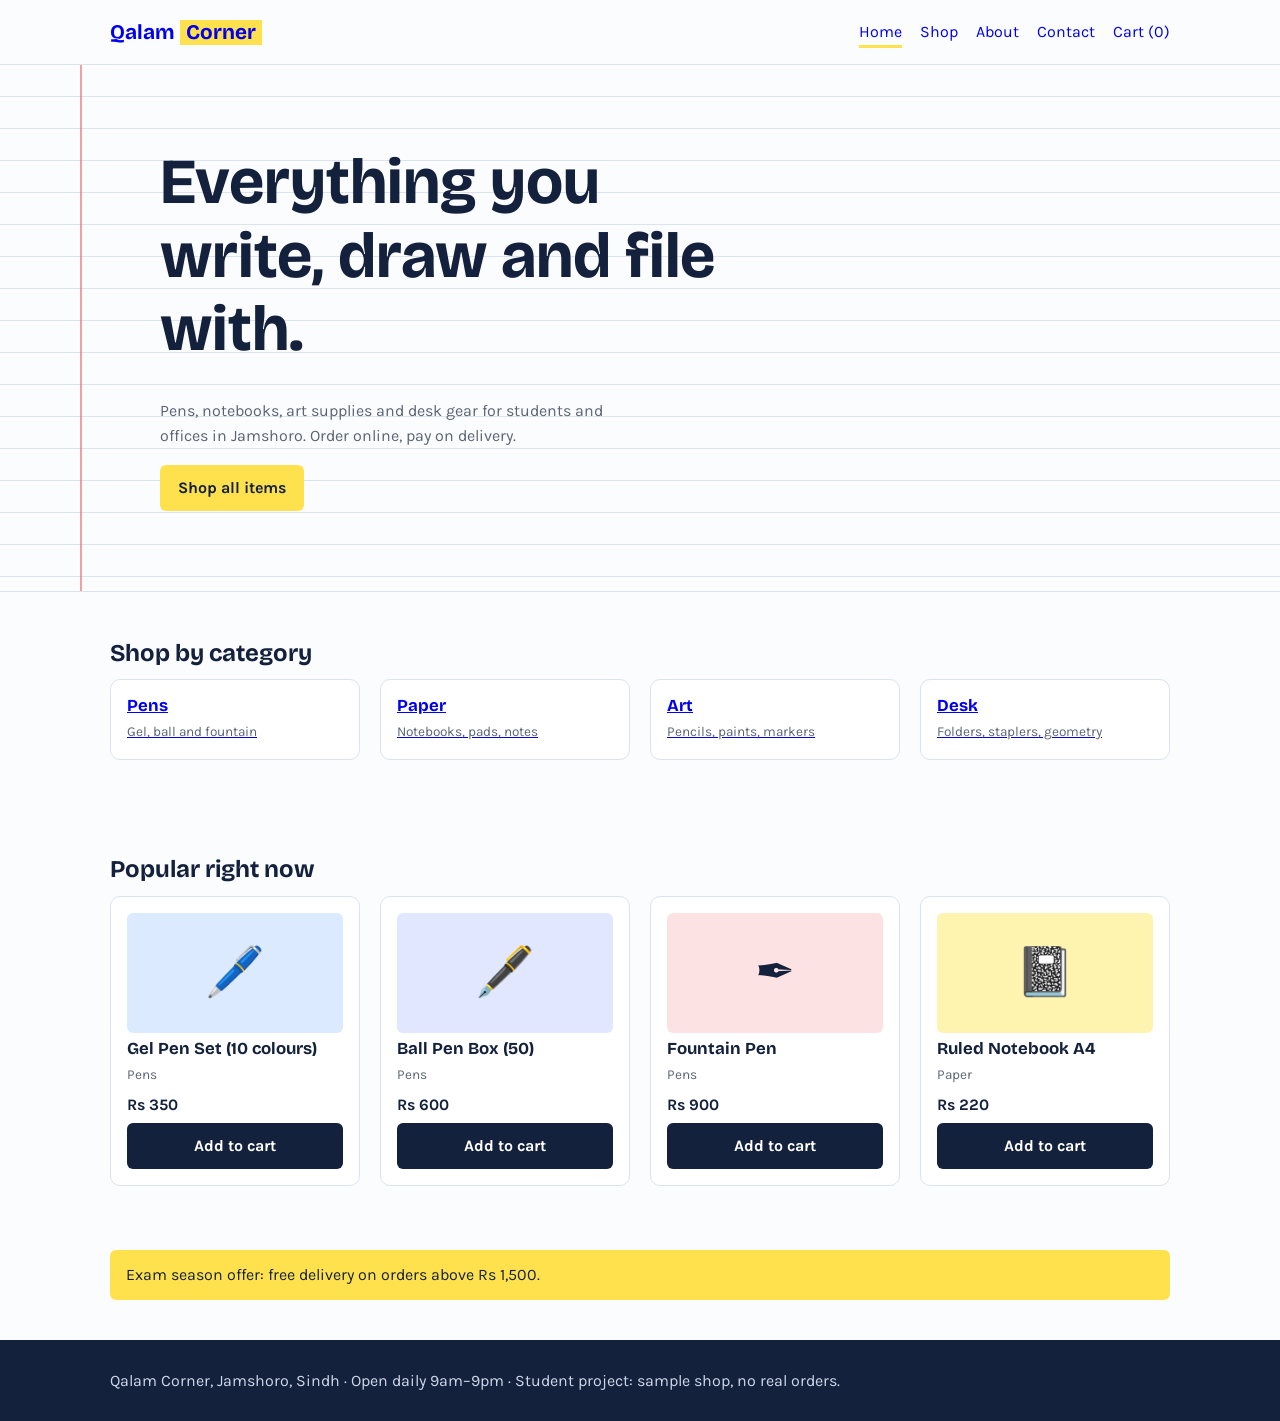
<file: index.html>
<!DOCTYPE html>
<html lang="en">
<head>
  <meta charset="UTF-8">
  <meta name="viewport" content="width=device-width, initial-scale=1">
  <link rel="stylesheet" href="style.css">
  <title>Qalam Corner | Stationery shop</title>
</head>
<body data-page="index">
  <div id="hdr"></div>
  <div class="hero">
    <div class="wrap">
      <h1>Everything you write, draw and file with.</h1>
      <p>Pens, notebooks, art supplies and desk gear for students and offices in Jamshoro. Order online, pay on delivery.</p>
      <a class="btn alt" href="products.html">Shop all items</a>
    </div>
  </div>
  <main class="wrap">
    <section>
      <h2>Shop by category</h2>
      <div class="grid">
        <a class="card" href="products.html?cat=Pens">
          <h3>Pens</h3>
          <span class="tag">Gel, ball and fountain</span>
        </a>
        <a class="card" href="products.html?cat=Paper">
          <h3>Paper</h3>
          <span class="tag">Notebooks, pads, notes</span>
        </a>
        <a class="card" href="products.html?cat=Art">
          <h3>Art</h3>
          <span class="tag">Pencils, paints, markers</span>
        </a>
<a class="card" href="products.html?cat=Desk"><h3>Desk</h3><span class="tag">Folders, staplers, geometry</span></a></div></section>
<section><h2>Popular right now</h2><div class="grid" id="featured"></div></section>
<div class="note">Exam season offer: free delivery on orders above Rs 1,500.</div></main>
<div id="ftr"></div><script src="script.js"></script></body></html>
</file>
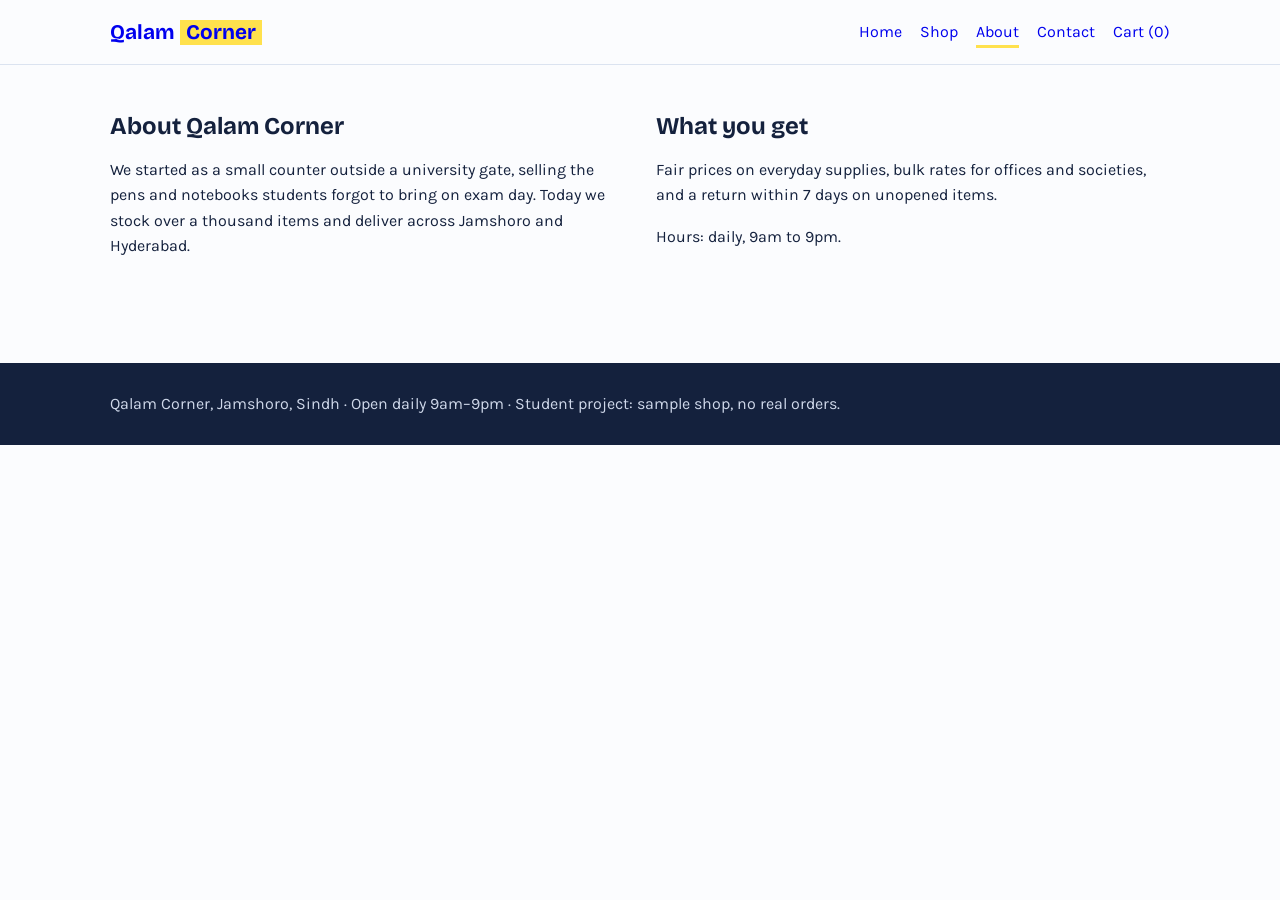
<file: about.html>
<!DOCTYPE html>
<html lang="en">
<head>
  <meta charset="UTF-8">
  <meta name="viewport" content="width=device-width, initial-scale=1">
  <link rel="stylesheet" href="style.css">
  <title>About | Qalam Corner</title>
</head>
<body data-page="about">
  <div id="hdr"></div>
  <main class="wrap">
    <section class="two">
      <div>
        <h1>About Qalam Corner</h1>
        <p>We started as a small counter outside a university gate, selling the pens and notebooks students forgot to bring on exam day. Today we stock over a thousand items and deliver across Jamshoro and Hyderabad.</p>
      </div>
      <div>
        <h2>What you get</h2>
        <p>Fair prices on everyday supplies, bulk rates for offices and societies, and a return within 7 days on unopened items.</p>
        <p>Hours: daily, 9am to 9pm.</p>
      </div>
    </section>
  </main>
  <div id="ftr"></div>
  <script src="script.js"></script>
</body>
</html>
</file>
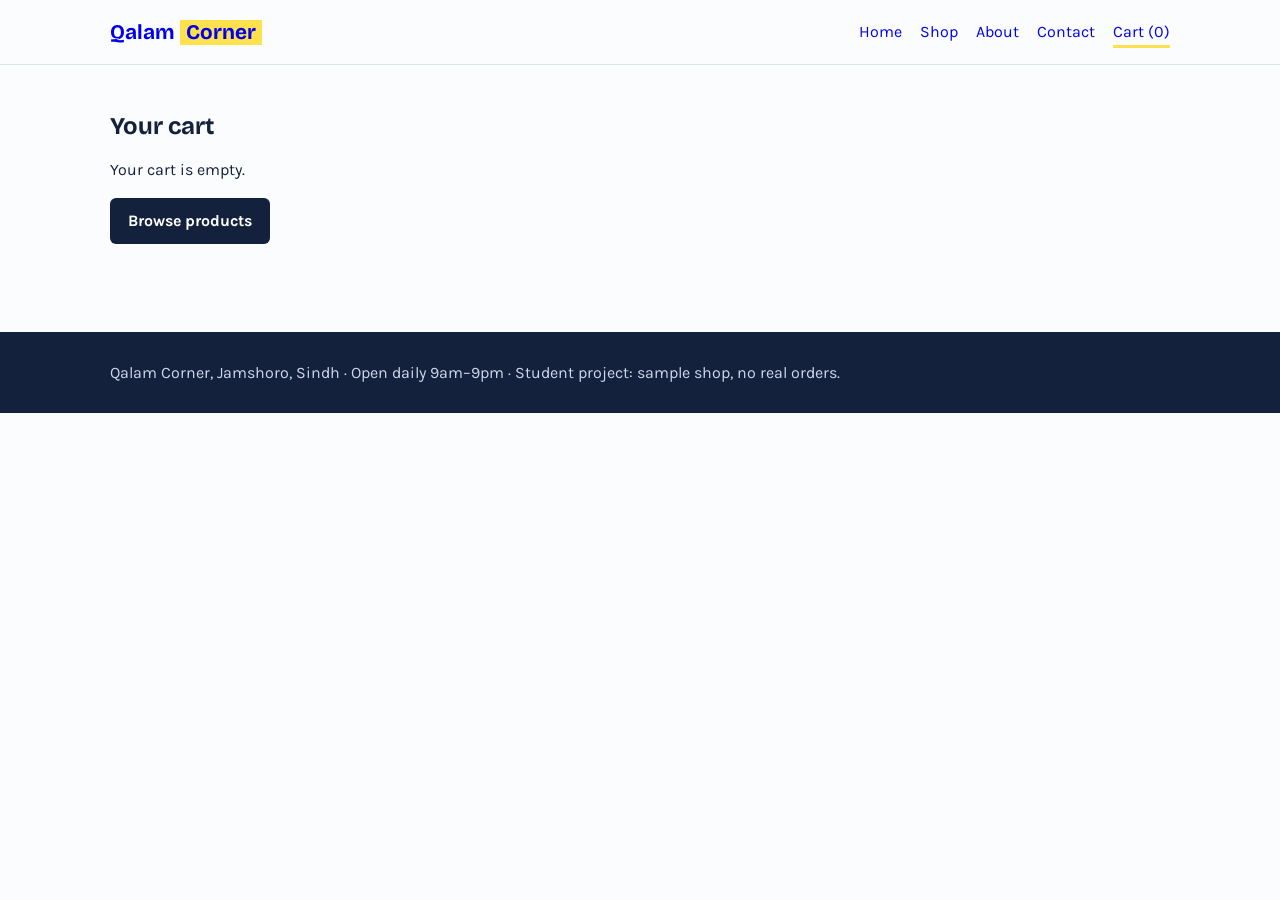
<file: cart.html>
<!DOCTYPE html><html lang="en"><head><meta charset="UTF-8"><meta name="viewport" content="width=device-width,initial-scale=1"><link rel="stylesheet" href="style.css"><title>Cart | Qalam Corner</title></head><body data-page="cart"><div id="hdr"></div>
<main class="wrap"><section><h1>Your cart</h1><div id="cartwrap">
<table><thead><tr><th>Item</th><th>Qty</th><th>Price</th></tr></thead><tbody id="cartbody"></tbody></table>
<p><b>Total: <span id="total"></span></b></p>
<h2>Delivery details</h2><form onsubmit="order(event)" novalidate style="max-width:460px">
<label for="n">Full name</label><input id="n" name="name" required data-msg="Enter your full name"><div class="err"></div>
<label for="p">Phone</label><input id="p" name="phone" required data-msg="Enter a valid phone number (10 to 15 digits)"><div class="err"></div>
<label for="a">Address</label><textarea id="a" name="address" rows="3" required data-msg="Enter your delivery address"></textarea><div class="err"></div>
<button class="btn" type="submit">Place order</button></form></div></section></main>
<div id="ftr"></div><script src="script.js"></script></body></html>
</file>
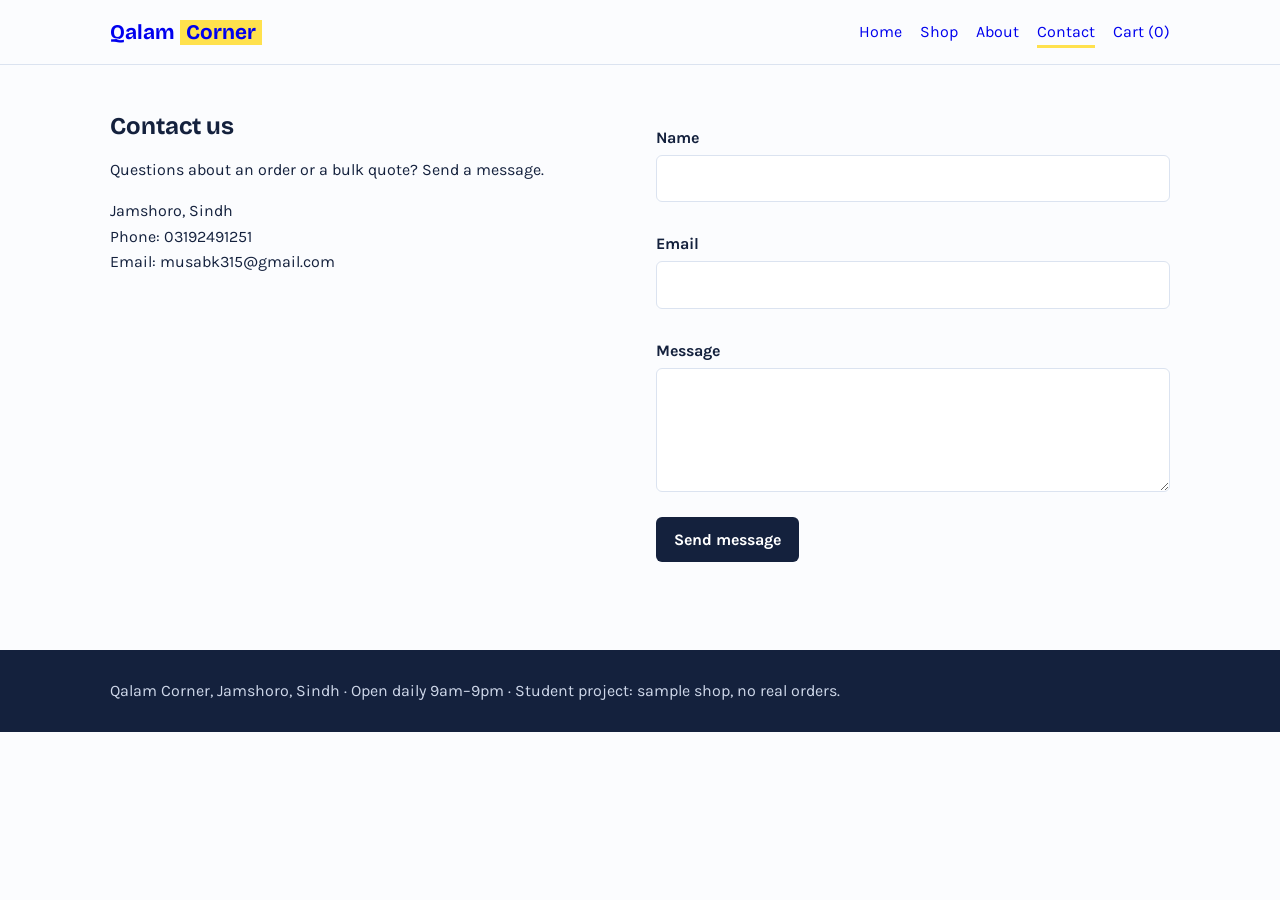
<file: contact.html>
<!DOCTYPE html>
<html lang="en">
<head>
  <meta charset="UTF-8">
  <meta name="viewport" content="width=device-width, initial-scale=1">
  <link rel="stylesheet" href="style.css">
  <title>Contact | Qalam Corner</title>
</head>
<body data-page="contact">
  <div id="hdr"></div>
  <main class="wrap">
    <section class="two">
      <div>
        <h1>Contact us</h1>
        <p>Questions about an order or a bulk quote? Send a message.</p>
        <p>Jamshoro, Sindh<br>Phone: 03192491251<br>Email: musabk315@gmail.com</p>
      </div>
      <div>
        <div id="msg"></div>
        <form onsubmit="send(event)" novalidate>
          <label for="n">Name</label>
          <input id="n" name="name" required data-msg="Enter your name">
          <div class="err"></div>
          <label for="e">Email</label>
          <input id="e" name="email" type="email" required data-msg="Enter a valid email address">
          <div class="err"></div>
          <label for="m">Message</label>
          <textarea id="m" name="message" rows="4" required data-msg="Write a short message"></textarea>
          <div class="err"></div>
<button class="btn" type="submit">Send message</button></form></div></section></main>
<div id="ftr"></div><script src="script.js"></script></body></html>
</file>
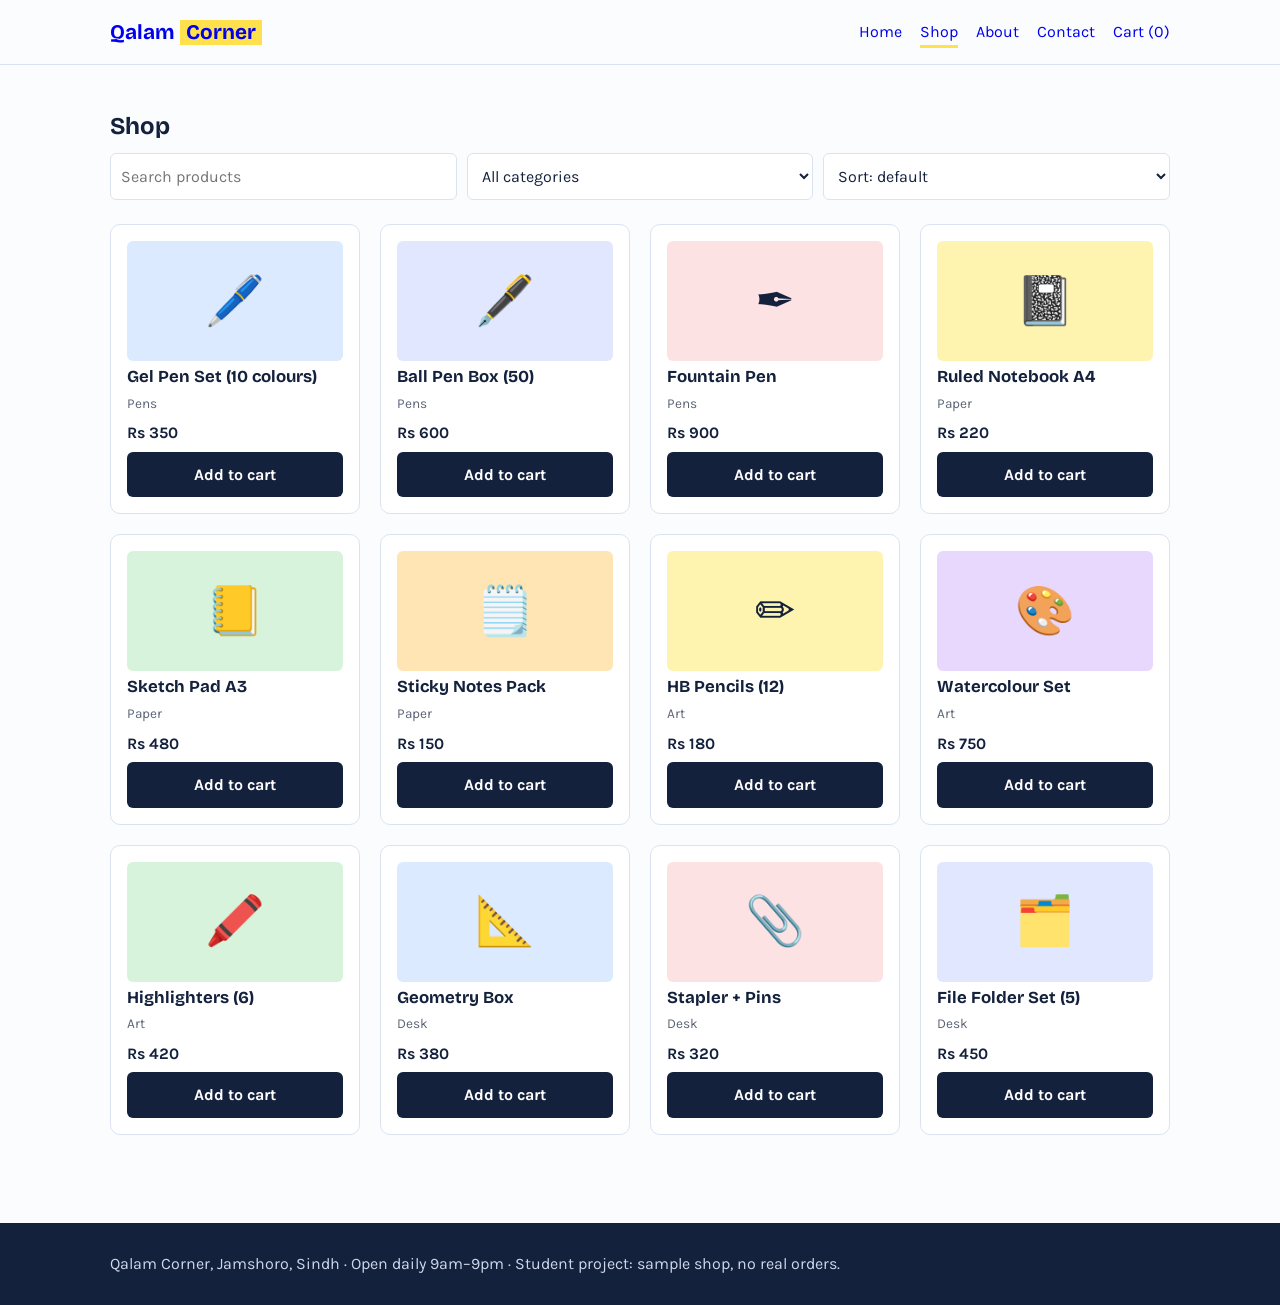
<file: products.html>
<!DOCTYPE html>
<html lang="en">
<head>
  <meta charset="UTF-8">
  <meta name="viewport" content="width=device-width, initial-scale=1">
  <link rel="stylesheet" href="style.css">
  <title>Shop | Qalam Corner</title>
</head>
<body data-page="products">
  <div id="hdr"></div>
  <main class="wrap">
    <section>
      <h1>Shop</h1>
      <div class="tools">
        <input id="q" type="search" placeholder="Search products" aria-label="Search products">
        <select id="cat" aria-label="Category">
          <option value="">All categories</option>
        </select>
        <select id="sort" aria-label="Sort">
          <option value="">Sort: default</option>
          <option value="lo">Price: low to high</option>
          <option value="hi">Price: high to low</option>
        </select>
      </div>
      <div class="grid" id="list"></div>
    </section>
  </main>
<div id="ftr"></div><script src="script.js"></script></body></html>
</file>
<file: style.css>
:root{--paper:#fbfcfe;--ink:#14213d;--hi:#ffe14d;--mute:#5b6475;--red:#e5484d;--line:#dbe3f0}
*{box-sizing:border-box}
body{margin:0;font:16px/1.6 Karla,system-ui,sans-serif;background:var(--paper);color:var(--ink)}
h1,h2,h3{font-family:'Bricolage Grotesque',Karla,sans-serif;line-height:1.15;margin:0 0 .5em}
.wrap{max-width:1100px;margin:auto;padding:0 20px}
header{position:sticky;top:0;background:var(--paper);border-bottom:1px solid var(--line);z-index:5}
.bar{display:flex;align-items:center;justify-content:space-between;height:64px;gap:12px}
.logo{font:700 1.3rem 'Bricolage Grotesque',sans-serif;text-decoration:none}
.logo span{background:var(--hi);padding:0 6px}
nav a{margin-left:18px;text-decoration:none;padding:4px 0}
nav a.on{border-bottom:3px solid var(--hi)}
.btn{display:inline-block;background:var(--ink);color:#fff;border:0;padding:10px 18px;border-radius:6px;font:inherit;font-weight:700;cursor:pointer;text-decoration:none}
.btn:hover{background:#243b6b}.btn.alt{background:var(--hi);color:var(--ink)}
:focus-visible{outline:3px solid var(--red);outline-offset:2px}
.hero{background:repeating-linear-gradient(transparent 0 31px,var(--line) 31px 32px);border-bottom:1px solid var(--line);position:relative}
.hero:before{content:"";position:absolute;left:max(40px,calc(50% - 560px));top:0;bottom:0;width:2px;background:var(--red);opacity:.5}
.hero .wrap{padding:80px 20px 80px 70px}
.hero h1{font-size:clamp(2.2rem,6vw,4rem);max-width:15ch}
.hero p{max-width:46ch;color:var(--mute)}
section{padding:48px 0}
.grid{display:grid;grid-template-columns:repeat(auto-fill,minmax(230px,1fr));gap:20px}
.card{background:#fff;border:1px solid var(--line);border-radius:10px;padding:16px;display:flex;flex-direction:column;gap:6px}
.card h3{font-size:1.05rem;margin:0}
.thumb{height:120px;border-radius:6px;display:grid;place-items:center;font-size:3rem}
.price{font-weight:700}.tag{font-size:.85rem;color:var(--mute)}
.tools{display:flex;flex-wrap:wrap;gap:10px;margin-bottom:24px}
input,select,textarea{font:inherit;padding:10px;border:1px solid var(--line);border-radius:6px;background:#fff;color:inherit;width:100%}
.tools input,.tools select{width:auto;flex:1 1 180px}
label{display:block;margin:12px 0 4px;font-weight:700}
.err{color:var(--red);font-size:.9rem;min-height:1.2em}
table{width:100%;border-collapse:collapse;margin-bottom:12px}
td,th{padding:10px 6px;border-bottom:1px solid var(--line);text-align:left}
.qty button{width:28px;height:28px;cursor:pointer}
.two{display:grid;grid-template-columns:1fr 1fr;gap:32px}
.note{background:var(--hi);padding:12px 16px;border-radius:6px;margin:16px 0}
footer{background:var(--ink);color:#cfd8ea;padding:28px 0;margin-top:40px}
#toast{position:fixed;bottom:20px;left:50%;transform:translateX(-50%);background:var(--ink);color:#fff;padding:10px 18px;border-radius:6px;opacity:0;pointer-events:none;transition:opacity .2s}
#toast.show{opacity:1}
@media(max-width:700px){.two{grid-template-columns:1fr}.hero .wrap{padding-left:56px}nav a{margin-left:10px}}
@media(prefers-reduced-motion:reduce){*{transition:none!important}}
</file>
